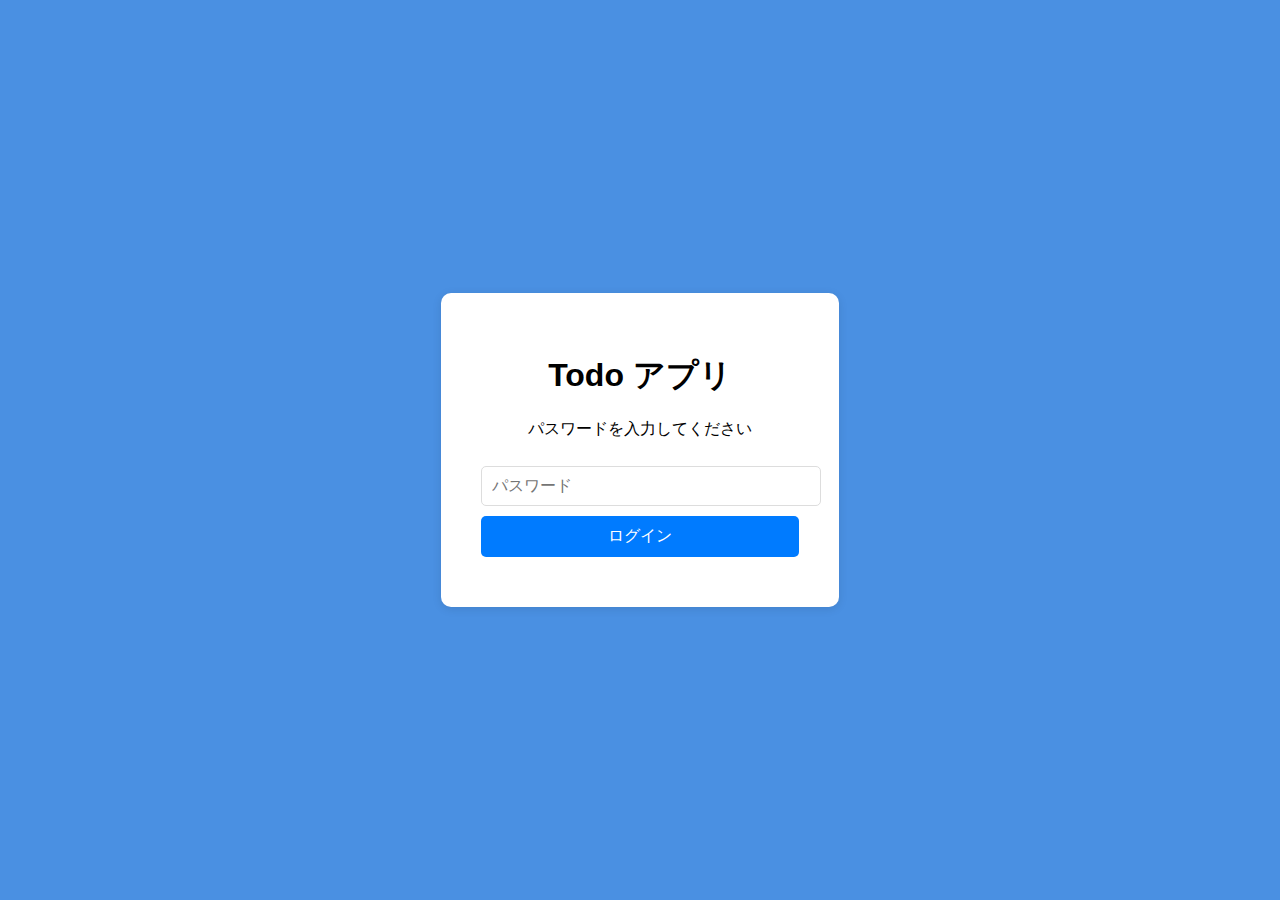
<file: index.html>
<!DOCTYPE html>
<html lang="ja">
<head>
    <meta charset="UTF-8">
    <meta name="viewport" content="width=device-width, initial-scale=1.0">
    <title>Todo アプリ - ログイン</title>
    <style>
        body {
            font-family: Arial, sans-serif;
            display: flex;
            justify-content: center;
            align-items: center;
            height: 100vh;
            margin: 0;
            background-color: #4a90e2;
        }
        .login-container {
            background: white;
            padding: 40px;
            border-radius: 10px;
            box-shadow: 0 2px 10px rgba(0,0,0,0.1);
            text-align: center;
        }
        input {
            width: 100%;
            padding: 10px;
            margin: 10px 0;
            border: 1px solid #ddd;
            border-radius: 5px;
            font-size: 16px;
        }
        button {
            width: 100%;
            padding: 10px;
            background-color: #007bff;
            color: white;
            border: none;
            border-radius: 5px;
            font-size: 16px;
            cursor: pointer;
        }
        button:hover {
            background-color: #0056b3;
        }
        .error {
            color: red;
            margin-top: 10px;
        }
    </style>
</head>
<body>
    <div class="login-container">
        <h1>Todo アプリ</h1>
        <p>パスワードを入力してください</p>
        <input type="password" id="password" placeholder="パスワード" onkeypress="if(event.key==='Enter')checkPassword()">
        <button onclick="checkPassword()">ログイン</button>
        <div id="error" class="error"></div>
    </div>

    <script>
        function checkPassword() {
            const password = document.getElementById('password').value;
            // パスワード: demo2024
            if (password === 'demo2024') {
                localStorage.setItem('authenticated', 'true');
                window.location.href = '/app.html';
            } else {
                document.getElementById('error').textContent = 'パスワードが間違っています';
            }
        }
    </script>
</body>
</html>
</file>
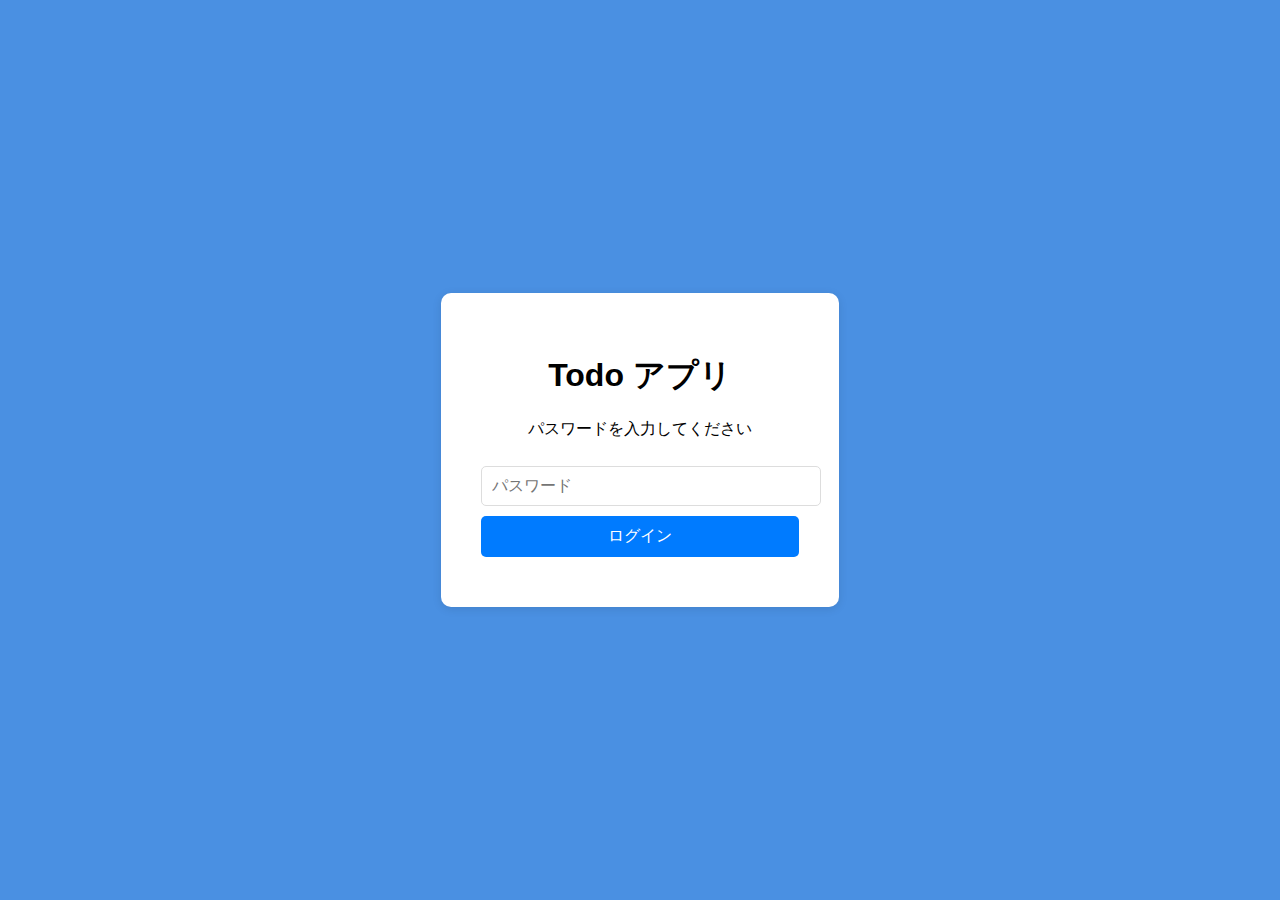
<file: app.html>
<!DOCTYPE html>
<html lang="ja">
<head>
    <meta charset="UTF-8">
    <meta name="viewport" content="width=device-width, initial-scale=1.0">
    <title>Todo アプリ</title>
    <link rel="stylesheet" href="style.css">
</head>
<body style="background-color: red;">
    <script>
        // 認証チェック
        if (localStorage.getItem('authenticated') !== 'true') {
            window.location.href = '/';
        }
    </script>
    <div class="container">
        <h1>Todo アプリ</h1>
        
        <div class="input-section">
            <input type="text" id="todoInput" placeholder="新しいタスクを入力">
            <button id="addButton">追加</button>
        </div>
        
        <ul id="todoList"></ul>
        
        <div class="filter-buttons">
            <button class="filter-btn active" data-filter="all">すべて</button>
            <button class="filter-btn" data-filter="active">未完了</button>
            <button class="filter-btn" data-filter="completed">完了</button>
        </div>
    </div>
    
    <script src="script.js"></script>
</body>
</html>
</file>
<file: style.css>
* {
    margin: 0;
    padding: 0;
    box-sizing: border-box;
}

body {
    font-family: -apple-system, BlinkMacSystemFont, 'Segoe UI', Roboto, 'Helvetica Neue', Arial, sans-serif;
    background-color: #f5f5f5;
    color: #333;
    line-height: 1.6;
}

.container {
    max-width: 600px;
    margin: 50px auto;
    background-color: white;
    padding: 30px;
    border-radius: 10px;
    box-shadow: 0 2px 10px rgba(0, 0, 0, 0.1);
}

h1 {
    text-align: center;
    color: #333;
    margin-bottom: 30px;
}

.input-section {
    display: flex;
    margin-bottom: 20px;
    gap: 10px;
}

#todoInput {
    flex: 1;
    padding: 12px;
    border: 2px solid #ddd;
    border-radius: 5px;
    font-size: 16px;
    transition: border-color 0.3s;
}

#todoInput:focus {
    outline: none;
    border-color: #4CAF50;
}

#addButton {
    padding: 12px 24px;
    background-color: #4CAF50;
    color: white;
    border: none;
    border-radius: 5px;
    font-size: 16px;
    cursor: pointer;
    transition: background-color 0.3s;
}

#addButton:hover {
    background-color: #45a049;
}

#todoList {
    list-style: none;
    margin-bottom: 20px;
}

.todo-item {
    display: flex;
    align-items: center;
    padding: 15px;
    margin-bottom: 10px;
    background-color: #f9f9f9;
    border-radius: 5px;
    transition: background-color 0.3s;
}

.todo-item:hover {
    background-color: #f0f0f0;
}

.todo-item.completed {
    opacity: 0.6;
}

.todo-item.completed span {
    text-decoration: line-through;
}

.todo-checkbox {
    width: 20px;
    height: 20px;
    margin-right: 15px;
    cursor: pointer;
}

.todo-text {
    flex: 1;
    font-size: 16px;
}

.delete-btn {
    padding: 5px 10px;
    background-color: #f44336;
    color: white;
    border: none;
    border-radius: 3px;
    cursor: pointer;
    font-size: 14px;
    transition: background-color 0.3s;
}

.delete-btn:hover {
    background-color: #da190b;
}

.filter-buttons {
    display: flex;
    justify-content: center;
    gap: 10px;
}

.filter-btn {
    padding: 8px 16px;
    background-color: #e0e0e0;
    color: #333;
    border: none;
    border-radius: 5px;
    cursor: pointer;
    font-size: 14px;
    transition: background-color 0.3s;
}

.filter-btn:hover {
    background-color: #d0d0d0;
}

.filter-btn.active {
    background-color: #4CAF50;
    color: white;
}

.filter-btn.active:hover {
    background-color: #45a049;
}
</file>
